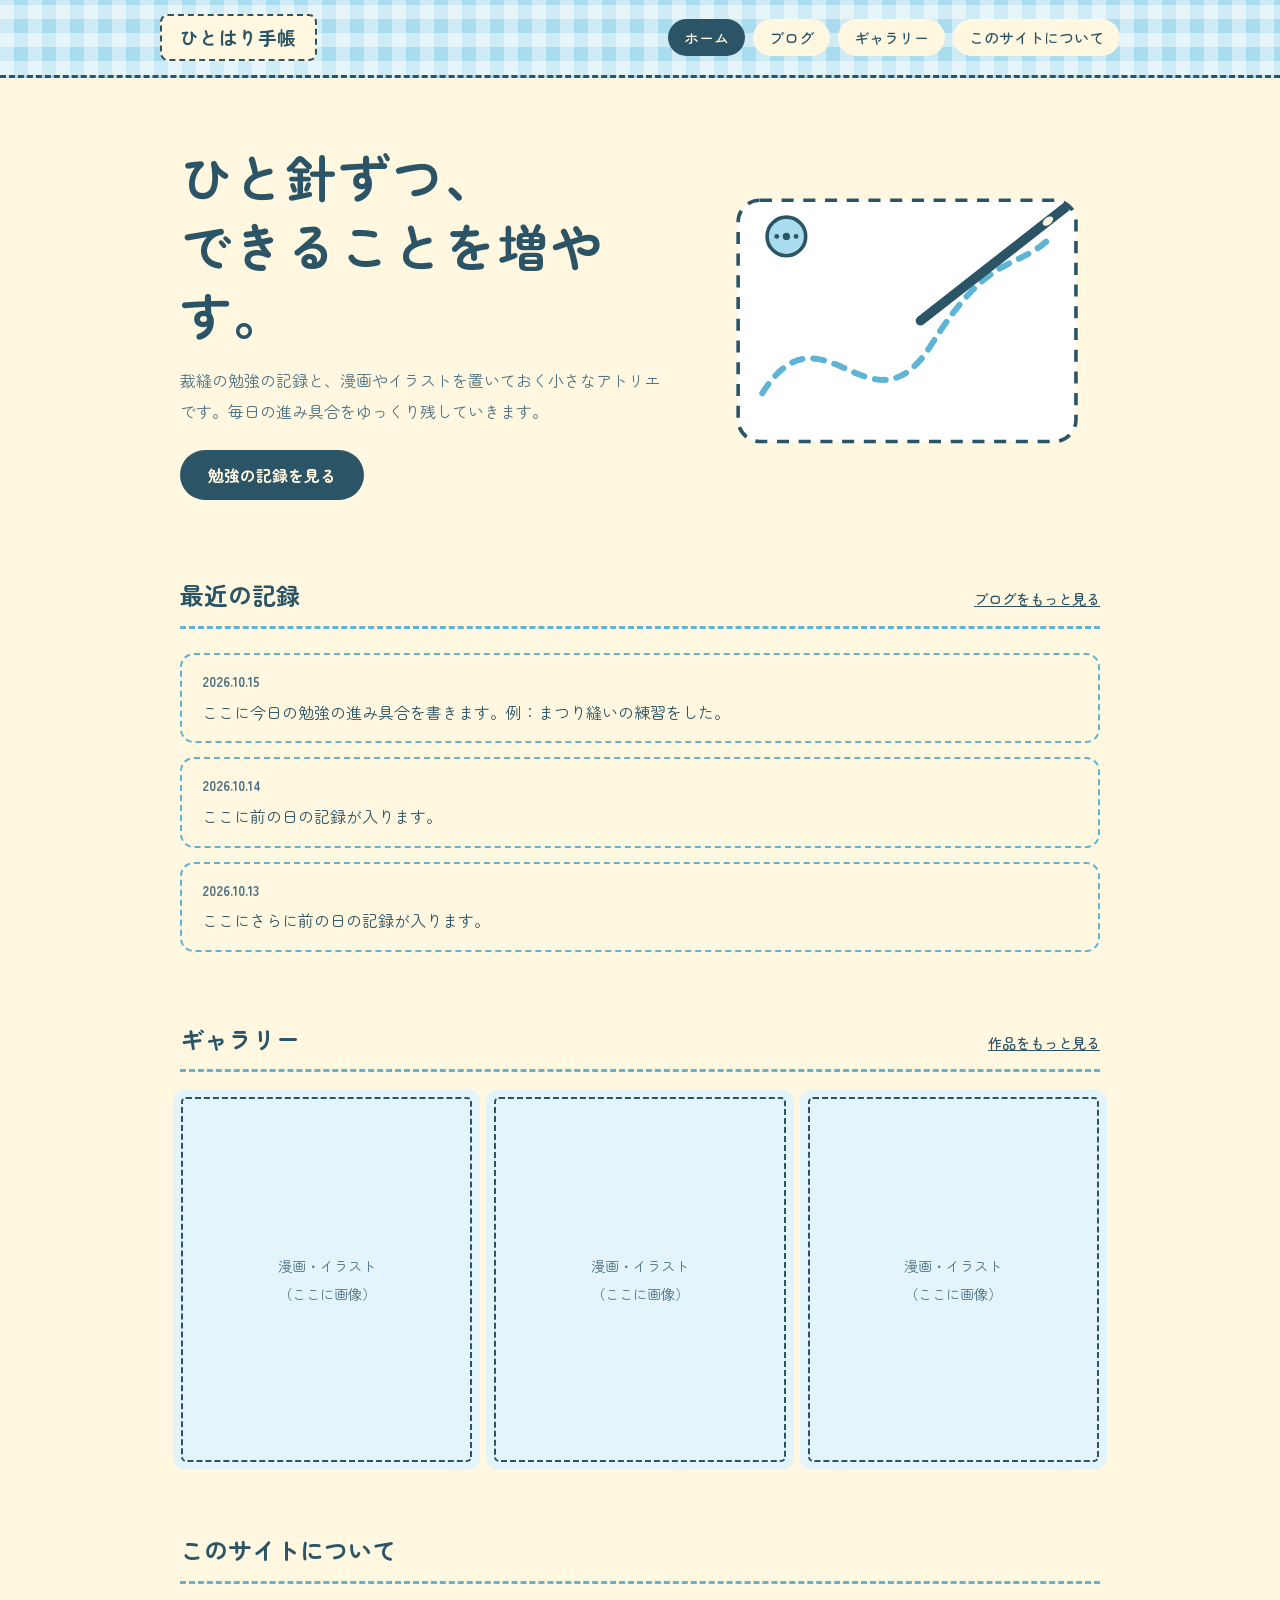
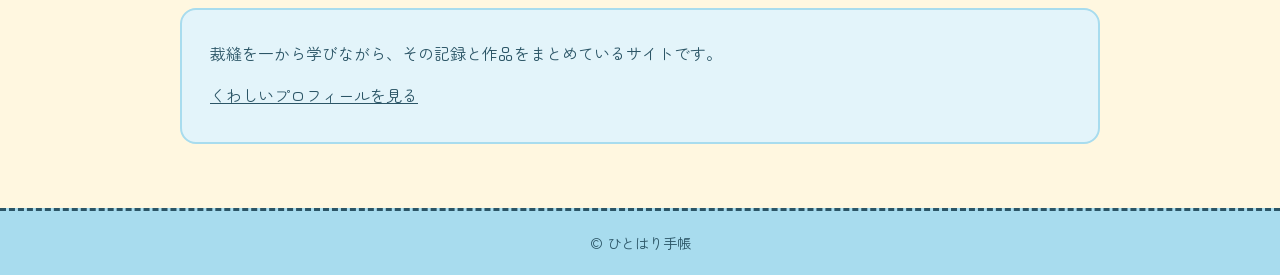
<file: index.html>
<!DOCTYPE html>
<html lang="ja">
<head>
<meta charset="UTF-8">
<meta name="viewport" content="width=device-width, initial-scale=1">
<title>ひとはり手帳 | 裁縫の勉強サイト</title>
<link rel="preconnect" href="https://fonts.googleapis.com">
<link rel="preconnect" href="https://fonts.gstatic.com" crossorigin>
<link href="https://fonts.googleapis.com/css2?family=Zen+Maru+Gothic:wght@400;500;700&display=swap" rel="stylesheet">
<style>
:root {
  --sky: #a8dcee;
  --sky-deep: #5fb4d4;
  --sky-pale: #e3f4fa;
  --cream: #fff7e0;
  --cream-deep: #f4e5bd;
  --ink: #2b5566;
  --ink-soft: #4d7384;
}
* { box-sizing: border-box; }
html { scroll-behavior: smooth; }
body {
  margin: 0;
  background: var(--cream);
  color: var(--ink);
  font-family: "Zen Maru Gothic", "Hiragino Maru Gothic ProN", "Yu Gothic", sans-serif;
  line-height: 1.9;
  font-size: 16px;
}
a { color: inherit; }
a:focus-visible { outline: 3px solid var(--ink); outline-offset: 3px; border-radius: 6px; }

/* ヘッダー：ギンガムチェックの布 */
.site-header {
  background:
    repeating-linear-gradient(0deg, rgba(255,255,255,.45) 0 14px, transparent 14px 28px),
    repeating-linear-gradient(90deg, rgba(255,255,255,.45) 0 14px, transparent 14px 28px),
    var(--sky);
  border-bottom: 3px dashed var(--ink);
  padding: 14px 20px;
}
.header-inner {
  max-width: 960px; margin: 0 auto;
  display: flex; flex-wrap: wrap; align-items: center; justify-content: space-between; gap: 10px 24px;
}
.logo {
  background: var(--cream);
  padding: 4px 18px;
  border: 2px dashed var(--ink);
  border-radius: 8px;
  font-weight: 700; font-size: 1.15rem; text-decoration: none; letter-spacing: .08em;
}
nav ul { list-style: none; margin: 0; padding: 0; display: flex; flex-wrap: wrap; gap: 6px 8px; }
nav a {
  display: block; padding: 4px 16px; border-radius: 999px;
  background: var(--cream); text-decoration: none; font-weight: 500; font-size: .95rem;
}
nav a:hover, nav a[aria-current="page"] { background: var(--ink); color: var(--cream); }

main { max-width: 960px; margin: 0 auto; padding: 0 20px; }

/* ヒーロー */
.hero { padding: 64px 0 48px; display: grid; grid-template-columns: 1.3fr 1fr; gap: 32px; align-items: center; }
.hero h1 { font-size: clamp(2rem, 5.5vw, 3.2rem); line-height: 1.35; margin: 0 0 16px; letter-spacing: .04em; }
.hero p { margin: 0 0 24px; color: var(--ink-soft); max-width: 30em; }
.btn {
  display: inline-block; background: var(--ink); color: var(--cream);
  padding: 10px 28px; border-radius: 999px; text-decoration: none; font-weight: 700;
}
.btn:hover { background: var(--sky-deep); color: var(--ink); }
.hero-art { width: 100%; height: auto; }
.thread { stroke-dasharray: 9 9; animation: stitch 2.4s linear infinite; }
@keyframes stitch { to { stroke-dashoffset: -36; } }
@media (prefers-reduced-motion: reduce) { .thread { animation: none; } }

/* 見出し：縫い目つき */
section { padding: 24px 0 40px; }
h2 { font-size: 1.5rem; margin: 0 0 24px; padding-bottom: 8px; border-bottom: 3px dashed var(--sky-deep); display: flex; justify-content: space-between; align-items: baseline; gap: 12px; }
h2 a { font-size: .9rem; font-weight: 500; }

/* ブログ：つぶやき形式 */
.posts { list-style: none; margin: 0; padding: 0; display: grid; gap: 14px; }
.post { background: var(--paper); border: 2px dashed var(--sky-deep); border-radius: 14px; padding: 14px 20px; }
.post time { display: block; font-size: .85rem; color: var(--ink-soft); font-weight: 700; }
.post p { margin: 2px 0 0; }

/* ギャラリー */
.tiles { display: grid; grid-template-columns: repeat(auto-fit, minmax(190px, 1fr)); gap: 20px; }
.tile {
  aspect-ratio: 4 / 5; background: var(--sky-pale);
  border: 3px dashed var(--ink); border-radius: 6px; outline: 8px solid var(--sky-pale); outline-offset: -1px;
  display: grid; place-items: center; text-align: center; color: var(--ink-soft); font-size: .9rem; padding: 12px;
}

/* About */
.about { background: var(--sky-pale); border-radius: 16px; padding: 28px 28px 20px; border: 2px solid var(--sky); }
.about p { margin: 0 0 12px; max-width: 34em; }

footer { background: var(--sky); border-top: 3px dashed var(--ink); text-align: center; padding: 18px 20px; font-size: .9rem; margin-top: 24px; }

@media (max-width: 720px) {
  .hero { grid-template-columns: 1fr; padding-top: 40px; }
  .hero-art { max-width: 320px; margin: 0 auto; }
}
</style>
</head>
<body>

<header class="site-header">
  <div class="header-inner">
    <a class="logo" href="index.html">ひとはり手帳</a>
    <nav aria-label="メインメニュー">
      <ul>
        <li><a href="index.html" aria-current="page">ホーム</a></li>
        <li><a href="blog.html">ブログ</a></li>
        <li><a href="gallery.html">ギャラリー</a></li>
        <li><a href="about.html">このサイトについて</a></li>
      </ul>
    </nav>
  </div>
</header>

<main>
  <div class="hero">
    <div>
      <h1>ひと針ずつ、<br>できることを増やす。</h1>
      <p>裁縫の勉強の記録と、漫画やイラストを置いておく小さなアトリエです。毎日の進み具合をゆっくり残していきます。</p>
      <a class="btn" href="blog.html">勉強の記録を見る</a>
    </div>
    <svg class="hero-art" viewBox="0 0 320 260" role="img" aria-label="針と糸のイラスト">
      <rect x="20" y="30" width="280" height="200" rx="18" fill="#fff" stroke="#2b5566" stroke-width="3" stroke-dasharray="10 8"/>
      <path class="thread" d="M40 190 C 90 110, 130 230, 180 150 S 250 90, 280 60" fill="none" stroke="#5fb4d4" stroke-width="5" stroke-linecap="round"/>
      <g transform="rotate(-38 235 80)">
        <rect x="150" y="76" width="160" height="8" rx="4" fill="#2b5566"/>
        <ellipse cx="288" cy="80" rx="5" ry="3" fill="#fff7e0"/>
      </g>
      <circle cx="60" cy="60" r="16" fill="#a8dcee" stroke="#2b5566" stroke-width="3"/>
      <circle cx="60" cy="60" r="3" fill="#2b5566"/><circle cx="52" cy="60" r="2" fill="#2b5566"/><circle cx="68" cy="60" r="2" fill="#2b5566"/>
    </svg>
  </div>

  <section aria-labelledby="blog-h">
    <h2 id="blog-h">最近の記録 <a href="blog.html">ブログをもっと見る</a></h2>
    <ul class="posts">
      <li class="post"><time datetime="2026-10-15">2026.10.15</time><p>ここに今日の勉強の進み具合を書きます。例：まつり縫いの練習をした。</p></li>
      <li class="post"><time datetime="2026-10-14">2026.10.14</time><p>ここに前の日の記録が入ります。</p></li>
      <li class="post"><time datetime="2026-10-13">2026.10.13</time><p>ここにさらに前の日の記録が入ります。</p></li>
    </ul>
  </section>

  <section aria-labelledby="gal-h">
    <h2 id="gal-h">ギャラリー <a href="gallery.html">作品をもっと見る</a></h2>
    <div class="tiles">
      <div class="tile">漫画・イラスト<br>（ここに画像）</div>
      <div class="tile">漫画・イラスト<br>（ここに画像）</div>
      <div class="tile">漫画・イラスト<br>（ここに画像）</div>
    </div>
  </section>

  <section aria-labelledby="about-h">
    <h2 id="about-h">このサイトについて</h2>
    <div class="about">
      <p>裁縫を一から学びながら、その記録と作品をまとめているサイトです。</p>
      <p><a href="about.html">くわしいプロフィールを見る</a></p>
    </div>
  </section>
</main>

<footer>© ひとはり手帳</footer>

</body>
</html>
</file>
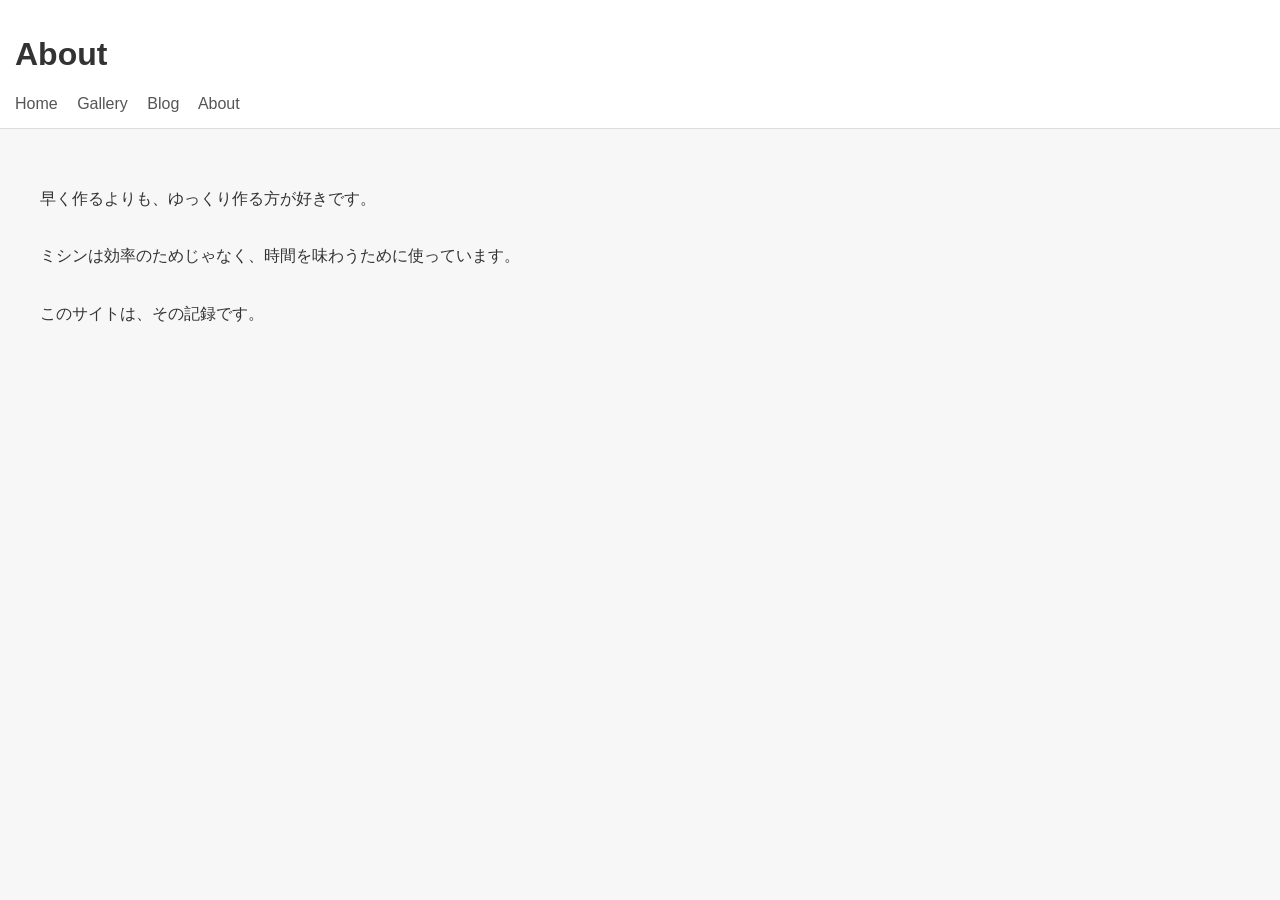
<file: about.html>
<!DOCTYPE html>
<html lang="ja">
<head>
  <meta charset="UTF-8">
  <title>About</title>
  <link rel="stylesheet" href="style.css">
</head>
<body>

<header>
  <h1>About</h1>
  <nav>
    <a href="index.html">Home</a>
    <a href="gallery.html">Gallery</a>
    <a href="blog.html">Blog</a>
    <a href="about.html">About</a>
  </nav>
</header>

<section class="about">
  <p>
    早く作るよりも、ゆっくり作る方が好きです。<br><br>
    ミシンは効率のためじゃなく、時間を味わうために使っています。<br><br>
    このサイトは、その記録です。
  </p>
</section>

</body>
</html>
</file>
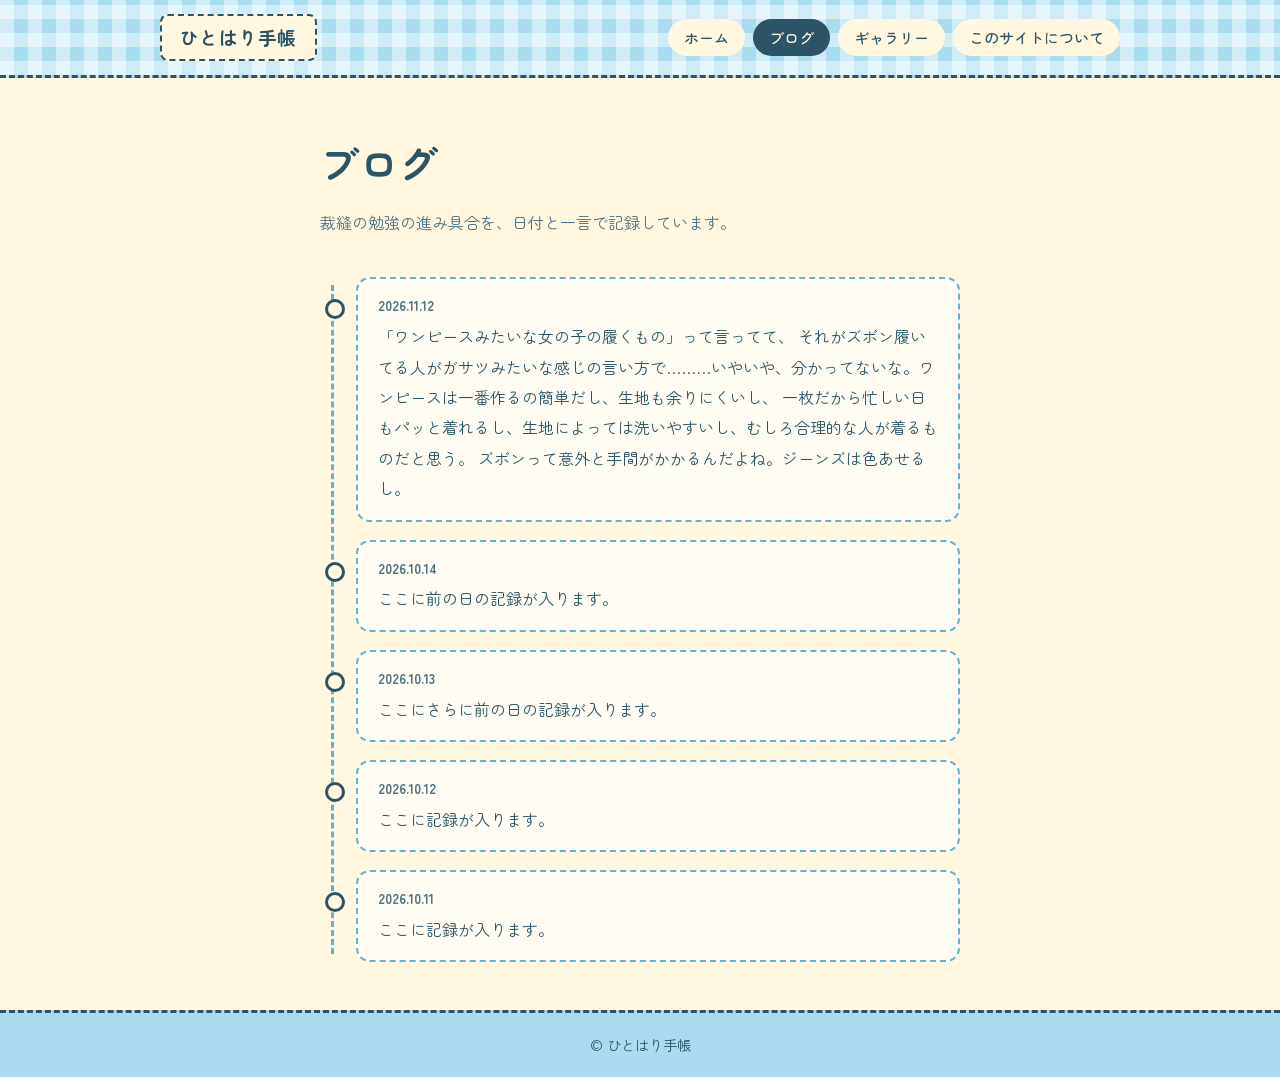
<file: blog.html>
<!DOCTYPE html>
<html lang="ja">
<head>
<meta charset="UTF-8">
<meta name="viewport" content="width=device-width, initial-scale=1">
<title>ブログ | ひとはり手帳</title>
<link rel="preconnect" href="https://fonts.googleapis.com">
<link rel="preconnect" href="https://fonts.gstatic.com" crossorigin>
<link href="https://fonts.googleapis.com/css2?family=Zen+Maru+Gothic:wght@400;500;700&display=swap" rel="stylesheet">
<style>
:root {
  --sky: #a8dcee;
  --sky-deep: #5fb4d4;
  --sky-pale: #e3f4fa;
  --cream: #fff7e0;
  --cream-deep: #f4e5bd;
  --paper: #fffcf3;
  --ink: #2b5566;
  --ink-soft: #4d7384;
}
* { box-sizing: border-box; }
body {
  margin: 0;
  background: var(--cream);
  color: var(--ink);
  font-family: "Zen Maru Gothic", "Hiragino Maru Gothic ProN", "Yu Gothic", sans-serif;
  line-height: 1.9;
  font-size: 16px;
}
a { color: inherit; }
a:focus-visible { outline: 3px solid var(--ink); outline-offset: 3px; border-radius: 6px; }

/* ヘッダー：ギンガムチェックの布 */
.site-header {
  background:
    repeating-linear-gradient(0deg, rgba(255,255,255,.45) 0 14px, transparent 14px 28px),
    repeating-linear-gradient(90deg, rgba(255,255,255,.45) 0 14px, transparent 14px 28px),
    var(--sky);
  border-bottom: 3px dashed var(--ink);
  padding: 14px 20px;
}
.header-inner {
  max-width: 960px; margin: 0 auto;
  display: flex; flex-wrap: wrap; align-items: center; justify-content: space-between; gap: 10px 24px;
}
.logo {
  background: var(--cream);
  padding: 4px 18px;
  border: 2px dashed var(--ink);
  border-radius: 8px;
  font-weight: 700; font-size: 1.15rem; text-decoration: none; letter-spacing: .08em;
}
nav ul { list-style: none; margin: 0; padding: 0; display: flex; flex-wrap: wrap; gap: 6px 8px; }
nav a {
  display: block; padding: 4px 16px; border-radius: 999px;
  background: var(--cream); text-decoration: none; font-weight: 500; font-size: .95rem;
}
nav a:hover, nav a[aria-current="page"] { background: var(--ink); color: var(--cream); }

main { max-width: 680px; margin: 0 auto; padding: 0 20px; }

.page-title { padding: 48px 0 8px; }
.page-title h1 { font-size: clamp(1.8rem, 5vw, 2.4rem); margin: 0 0 8px; letter-spacing: .04em; }
.page-title p { margin: 0; color: var(--ink-soft); }

/* つぶやき形式のタイムライン（縫い目の線でつながる） */
.timeline { list-style: none; margin: 32px 0 48px; padding: 0 0 0 36px; position: relative; }
.timeline::before {
  content: ""; position: absolute; left: 11px; top: 8px; bottom: 8px;
  border-left: 3px dashed var(--sky-deep);
}
.post { position: relative; background: var(--paper); border: 2px dashed var(--sky-deep); border-radius: 14px; padding: 14px 20px 16px; margin-bottom: 18px; }
.post::before {
  content: ""; position: absolute; left: -33px; top: 20px;
  width: 14px; height: 14px; border-radius: 50%;
  background: var(--cream); border: 3px solid var(--ink);
}
.post time { display: block; font-size: .85rem; color: var(--ink-soft); font-weight: 700; }
.post p { margin: 2px 0 0; }

footer { background: var(--sky); border-top: 3px dashed var(--ink); text-align: center; padding: 18px 20px; font-size: .9rem; }
</style>
</head>
<body>

<header class="site-header">
  <div class="header-inner">
    <a class="logo" href="index.html">ひとはり手帳</a>
    <nav aria-label="メインメニュー">
      <ul>
        <li><a href="index.html">ホーム</a></li>
        <li><a href="blog.html" aria-current="page">ブログ</a></li>
        <li><a href="gallery.html">ギャラリー</a></li>
        <li><a href="about.html">このサイトについて</a></li>
      </ul>
    </nav>
  </div>
</header>

<main>
  <div class="page-title">
    <h1>ブログ</h1>
    <p>裁縫の勉強の進み具合を、日付と一言で記録しています。</p>
  </div>

  <!-- 新しい記録は、一番上に<li>をコピーして追加します -->
  <ul class="timeline">
    <li class="post"><time datetime="2026-11-12">2026.11.12</time><p>「ワンピースみたいな女の子の履くもの」って言ってて、
      それがズボン履いてる人がガサツみたいな感じの言い方で………いやいや、分かってないな。ワンピースは一番作るの簡単だし、生地も余りにくいし、
      一枚だから忙しい日もパッと着れるし、生地によっては洗いやすいし、むしろ合理的な人が着るものだと思う。
      ズボンって意外と手間がかかるんだよね。ジーンズは色あせるし。</p></li>
    <li class="post"><time datetime="2026-10-14">2026.10.14</time><p>ここに前の日の記録が入ります。</p></li>
    <li class="post"><time datetime="2026-10-13">2026.10.13</time><p>ここにさらに前の日の記録が入ります。</p></li>
    <li class="post"><time datetime="2026-10-12">2026.10.12</time><p>ここに記録が入ります。</p></li>
    <li class="post"><time datetime="2026-10-11">2026.10.11</time><p>ここに記録が入ります。</p></li>
  </ul>
</main>

<footer>© ひとはり手帳</footer>

</body>
</html>
</file>
<file: style.css>
body {
  font-family: "Yu Gothic", sans-serif;
  margin: 0;
  background: #f7f7f7;
  color: #333;
}

header {
  background: white;
  padding: 15px;
  border-bottom: 1px solid #ddd;
}

nav a {
  margin-right: 15px;
  text-decoration: none;
  color: #555;
}

.hero {
  padding: 60px;
  text-align: center;
  background: #eee;
}

.gallery {
  display: flex;
  gap: 20px;
  padding: 20px;
}

.item img {
  width: 200px;
  height: auto;
}

.blog {
  padding: 20px;
}

article {
  margin-bottom: 30px;
}

.about {
  padding: 40px;
  line-height: 1.8;
}
</file>
